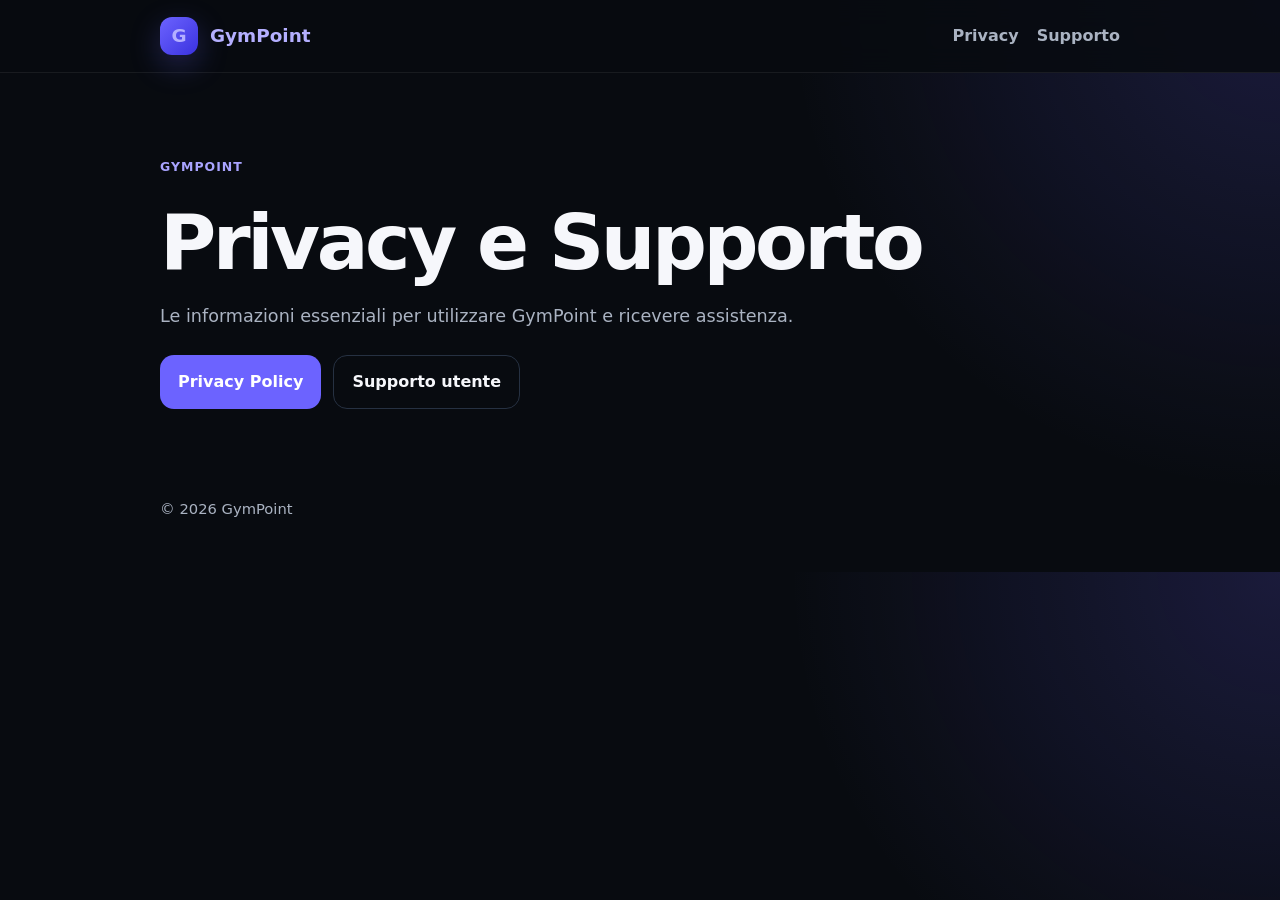
<file: index.html>
<!doctype html>
<html lang="it">
<head>
  <meta charset="utf-8">
  <meta name="viewport" content="width=device-width, initial-scale=1">
  <meta name="description" content="GymPoint — Privacy e Supporto">
  <title>GymPoint</title>
  <link rel="stylesheet" href="styles.css">
</head>
<body>
<header>
  <div class="container nav">
    <a class="brand" href="index.html"><span class="logo">G</span>GymPoint</a>
    <nav>
      <a href="privacy.html">Privacy</a>
      <a href="support.html">Supporto</a>
    </nav>
  </div>
</header>
<main class="container">
  <section class="hero">
    <div class="eyebrow">GymPoint</div>
    <h1>Privacy e Supporto</h1>
    <p class="lead">Le informazioni essenziali per utilizzare GymPoint e ricevere assistenza.</p>
    <div class="actions">
      <a class="button" href="privacy.html">Privacy Policy</a>
      <a class="button secondary" href="support.html">Supporto utente</a>
    </div>
  </section>
</main>
<footer>
  <div class="container">© <span id="year"></span> GymPoint</div>
</footer>
<script>document.getElementById('year').textContent = new Date().getFullYear();</script>
</body>
</html>
</file>
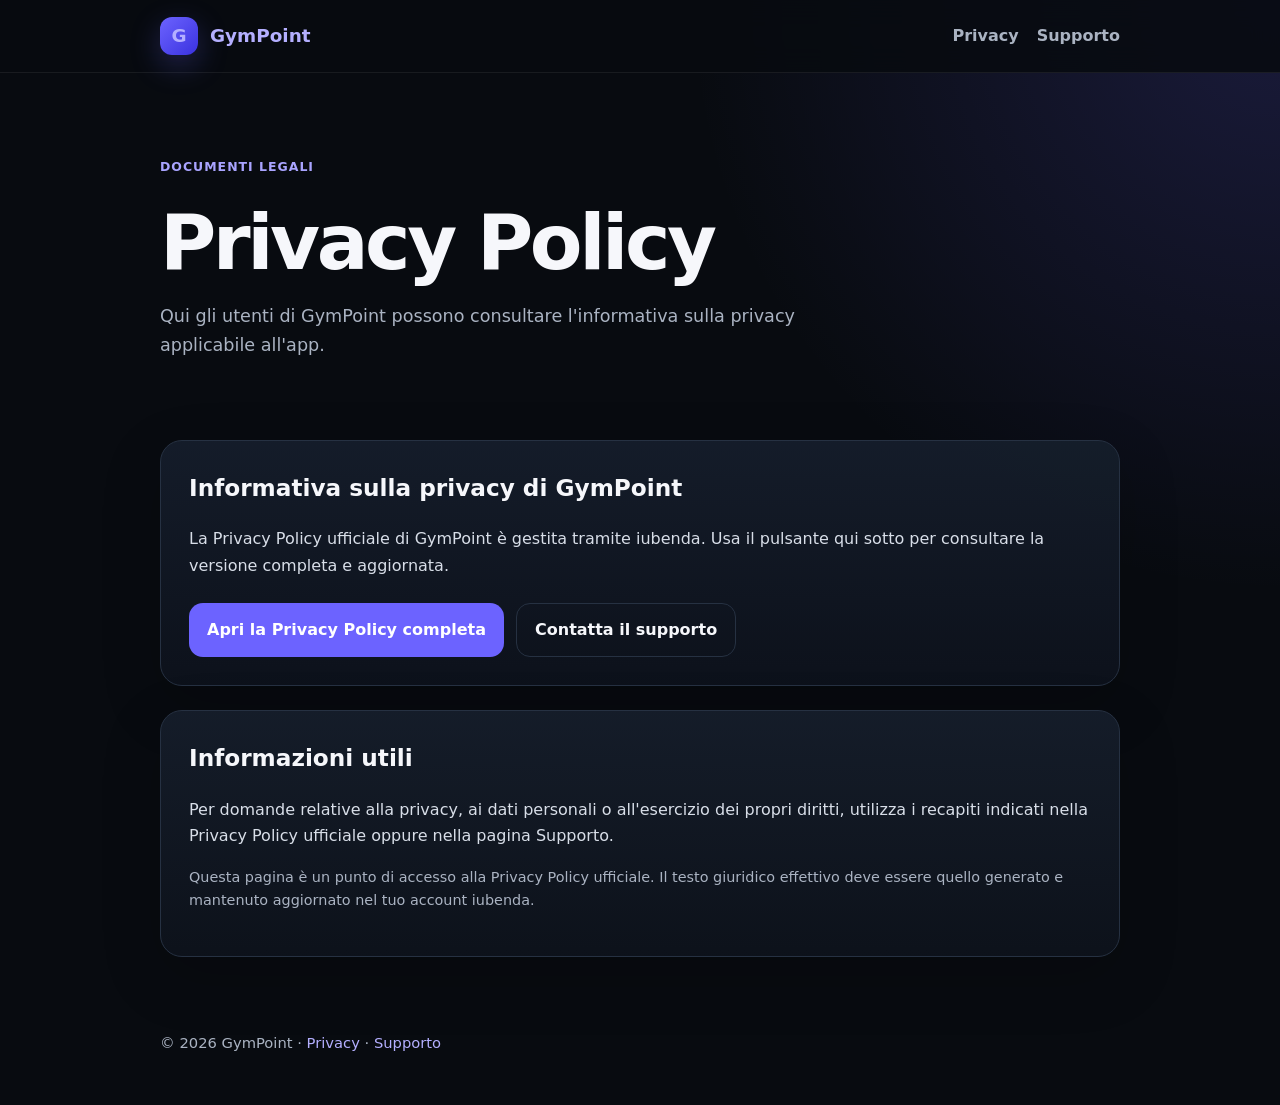
<file: privacy.html>
<!doctype html>
<html lang="it">
<head>
  <meta charset="utf-8">
  <meta name="viewport" content="width=device-width, initial-scale=1">
  <meta name="description" content="Privacy Policy di GymPoint">
  <title>Privacy Policy — GymPoint</title>
  <link rel="stylesheet" href="styles.css">
</head>
<body>
<header>
  <div class="container nav">
    <a class="brand" href="index.html"><span class="logo">G</span>GymPoint</a>
    <nav>
      <a href="privacy.html">Privacy</a>
      <a href="support.html">Supporto</a>
    </nav>
  </div>
</header>

<main class="container">
  <section class="hero">
    <div class="eyebrow">Documenti legali</div>
    <h1>Privacy Policy</h1>
    <p class="lead">Qui gli utenti di GymPoint possono consultare l'informativa sulla privacy applicabile all'app.</p>
  </section>

  <section class="card">
    <h2>Informativa sulla privacy di GymPoint</h2>
    <p>
      La Privacy Policy ufficiale di GymPoint è gestita tramite iubenda.
      Usa il pulsante qui sotto per consultare la versione completa e aggiornata.
    </p>

    <div class="actions">
      <a class="button" href="https://www.iubenda.com/privacy-policy/90897647" target="_blank" rel="noopener noreferrer">
        Apri la Privacy Policy completa
      </a>
      <a class="button secondary" href="support.html">Contatta il supporto</a>
    </div>
  </section>

  <section class="card">
    <h2>Informazioni utili</h2>
    <p>
      Per domande relative alla privacy, ai dati personali o all'esercizio dei propri diritti,
      utilizza i recapiti indicati nella Privacy Policy ufficiale oppure nella pagina Supporto.
    </p>
    <p class="muted small">
      Questa pagina è un punto di accesso alla Privacy Policy ufficiale. Il testo giuridico
      effettivo deve essere quello generato e mantenuto aggiornato nel tuo account iubenda.
    </p>
  </section>
</main>

<footer>
  <div class="container">© <span id="year"></span> GymPoint · <a href="privacy.html">Privacy</a> · <a href="support.html">Supporto</a></div>
</footer>
<script>document.getElementById('year').textContent = new Date().getFullYear();</script>
</body>
</html>
</file>
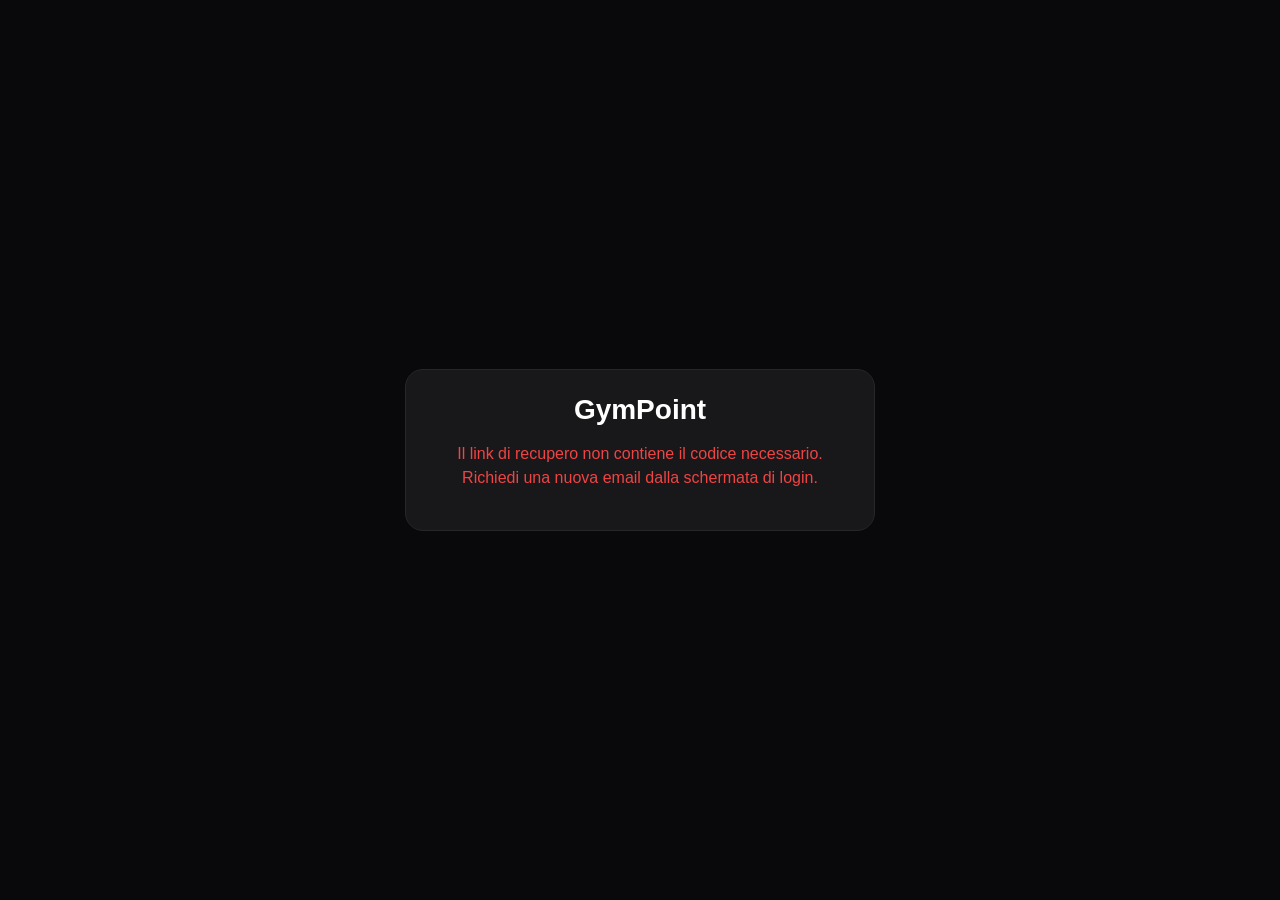
<file: reset-password.html>
<!DOCTYPE html>
<html lang="it">
<head>
  <meta charset="UTF-8" />
  <meta
    name="viewport"
    content="width=device-width, initial-scale=1.0"
  />

  <title>Recupero password - GymPoint</title>

  <style>
    body {
      margin: 0;
      min-height: 100vh;
      padding: 20px;
      box-sizing: border-box;

      display: flex;
      align-items: center;
      justify-content: center;

      background: #09090b;
      color: #fff;
      font-family: Arial, sans-serif;
    }

    .card {
      width: 100%;
      max-width: 420px;
      padding: 24px;

      background: #18181b;
      border: 1px solid #27272a;
      border-radius: 18px;

      text-align: center;
    }

    h1 {
      margin: 0 0 12px;
      font-size: 28px;
    }

    p {
      color: #a1a1aa;
      line-height: 1.5;
    }

    .button {
      display: block;
      margin-top: 22px;
      padding: 15px;

      border-radius: 12px;

      background: #22c55e;
      color: #fff;

      text-decoration: none;
      font-size: 15px;
      font-weight: 800;
    }

    .error {
      color: #ef4444;
    }

    .hint {
      margin-top: 14px;
      color: #71717a;
      font-size: 12px;
    }
  </style>
</head>

<body>

  <div class="card">

    <h1>GymPoint</h1>

    <p id="message">
      Preparazione del recupero password...
    </p>

    <a
      id="openApp"
      class="button"
      href="#"
      style="display:none;"
    >
      APRI GYMPOINT
    </a>

    <p
      id="hint"
      class="hint"
      style="display:none;"
    >
      Dopo aver premuto il pulsante, conferma
      l'apertura di GymPoint.
    </p>

  </div>

  <script>
    const message =
      document.getElementById('message');

    const button =
      document.getElementById('openApp');

    const hint =
      document.getElementById('hint');

    /*
     * Il token viene passato DIRETTAMENTE
     * dal template email Supabase.
     */
    const params =
      new URLSearchParams(
        window.location.search
      );

    const tokenHash =
      params.get('token_hash');

    const type =
      params.get('type') ||
      'recovery';

    if (!tokenHash) {

      message.textContent =
        'Il link di recupero non contiene il codice necessario. Richiedi una nuova email dalla schermata di login.';

      message.className =
        'error';

    } else {

      /*
       * Passiamo token_hash all'app.
       *
       * reset-password.tsx lo verificherà
       * usando:
       *
       * supabase.auth.verifyOtp({
       *   token_hash,
       *   type: 'recovery'
       * })
       */

      const appParams =
        new URLSearchParams();

      appParams.set(
        'token_hash',
        tokenHash
      );

      appParams.set(
        'type',
        type
      );

      const appUrl =
        'gympoint://reset-password?' +
        appParams.toString();

      button.href =
        appUrl;

      button.style.display =
        'block';

      hint.style.display =
        'block';

      message.textContent =
        'Il link è pronto. Premi il pulsante per aprire GymPoint e scegliere una nuova password.';

      /*
       * NON facciamo redirect automatico.
       *
       * Su iOS l'apertura del custom scheme
       * è più affidabile dopo un tap reale.
       */
    }
  </script>

</body>
</html>
</file>
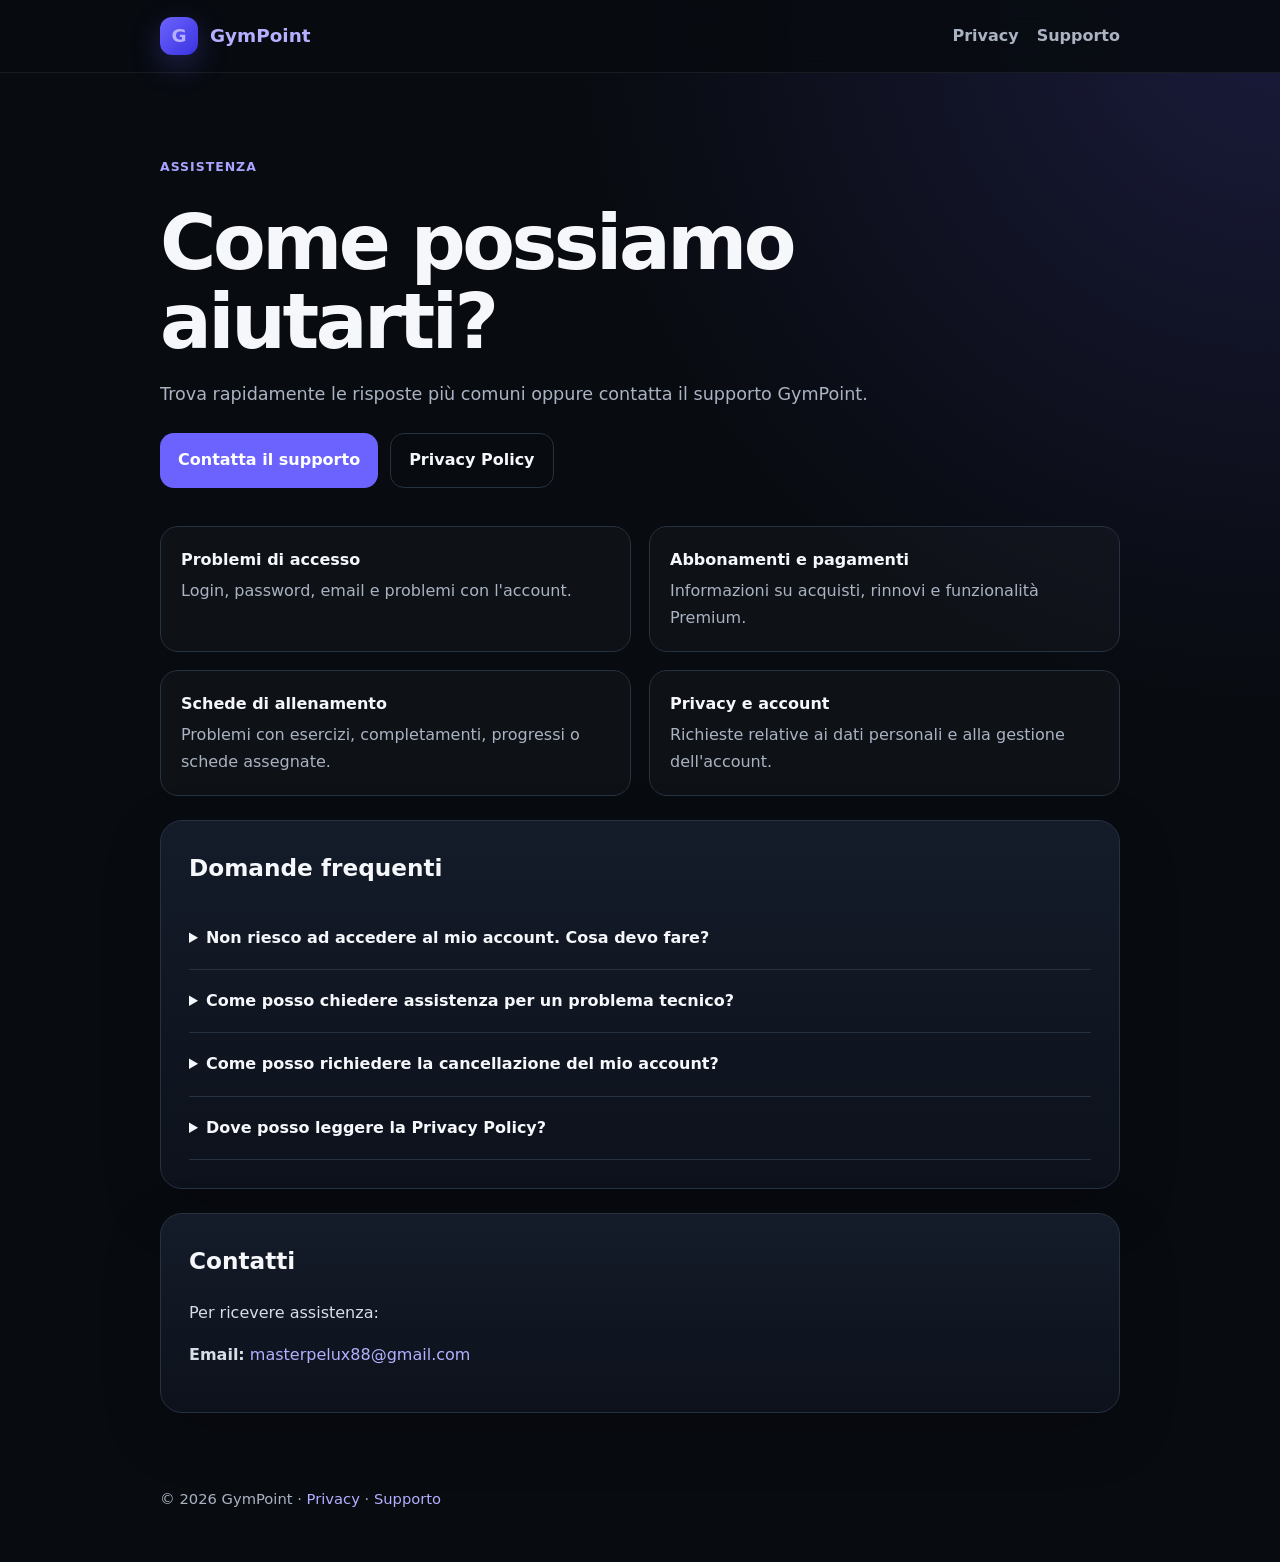
<file: support.html>
<!doctype html>
<html lang="it">
<head>
  <meta charset="utf-8">
  <meta name="viewport" content="width=device-width, initial-scale=1">
  <meta name="description" content="Supporto utente GymPoint">
  <title>Supporto — GymPoint</title>
  <link rel="stylesheet" href="styles.css">
</head>
<body>
<header>
  <div class="container nav">
    <a class="brand" href="index.html"><span class="logo">G</span>GymPoint</a>
    <nav>
      <a href="privacy.html">Privacy</a>
      <a href="support.html">Supporto</a>
    </nav>
  </div>
</header>

<main class="container">
  <section class="hero">
    <div class="eyebrow">Assistenza</div>
    <h1>Come possiamo aiutarti?</h1>
    <p class="lead">Trova rapidamente le risposte più comuni oppure contatta il supporto GymPoint.</p>
    <div class="actions">
      <a class="button" href="mailto:masterpelux88@gmail.com?subject=Supporto%20GymPoint">Contatta il supporto</a>
      <a class="button secondary" href="privacy.html">Privacy Policy</a>
    </div>
  </section>

  <section class="grid">
    <div class="item">
      <strong>Problemi di accesso</strong>
      <span class="muted">Login, password, email e problemi con l'account.</span>
    </div>
    <div class="item">
      <strong>Abbonamenti e pagamenti</strong>
      <span class="muted">Informazioni su acquisti, rinnovi e funzionalità Premium.</span>
    </div>
    <div class="item">
      <strong>Schede di allenamento</strong>
      <span class="muted">Problemi con esercizi, completamenti, progressi o schede assegnate.</span>
    </div>
    <div class="item">
      <strong>Privacy e account</strong>
      <span class="muted">Richieste relative ai dati personali e alla gestione dell'account.</span>
    </div>
  </section>

  <section class="card">
    <h2>Domande frequenti</h2>

    <details>
      <summary>Non riesco ad accedere al mio account. Cosa devo fare?</summary>
      <p>Controlla email e password e prova nuovamente. Se il problema continua, contatta il supporto indicando l'email associata all'account e una breve descrizione dell'errore. Non inviare mai la tua password.</p>
    </details>

    <details>
      <summary>Come posso chiedere assistenza per un problema tecnico?</summary>
      <p>Scrivi al supporto indicando dispositivo, versione del sistema operativo, versione dell'app e passaggi che causano il problema. Se possibile, allega uno screenshot dell'errore.</p>
    </details>

    <details>
      <summary>Come posso richiedere la cancellazione del mio account?</summary>
      <p>Dalla sezione "FAQ E SUPPORTO" puoi richiedere l'eliminazione del tuo account. In alternativa, contatta il supporto dall'indirizzo email associato al tuo account chiedendo la cancellazione. La richiesta sarà gestita secondo l'informativa sulla privacy applicabile.</p>
    </details>

    <details>
      <summary>Dove posso leggere la Privacy Policy?</summary>
      <p>Puoi accedere alla pagina <a href="privacy.html">Privacy Policy</a>, che rimanda al documento ufficiale e aggiornato.</p>
    </details>
  </section>

  <section class="card">
    <h2>Contatti</h2>
    <p>Per ricevere assistenza:</p>
    <p><strong>Email:</strong> <a href="mailto:INSERISCI_EMAIL_SUPPORTO">masterpelux88@gmail.com</a></p>
  </section>
</main>

<footer>
  <div class="container">© <span id="year"></span> GymPoint · <a href="privacy.html">Privacy</a> · <a href="support.html">Supporto</a></div>
</footer>
<script>document.getElementById('year').textContent = new Date().getFullYear();</script>
</body>
</html>
</file>
<file: styles.css>
:root{
  --bg:#080b10;
  --panel:#111722;
  --panel2:#151d2a;
  --text:#f6f7fb;
  --muted:#aab3c2;
  --accent:#6c63ff;
  --accent2:#8a84ff;
  --line:#263142;
  --ok:#43d18d;
}
*{box-sizing:border-box}
html{scroll-behavior:smooth}
body{
  margin:0;
  font-family:Inter,ui-sans-serif,system-ui,-apple-system,BlinkMacSystemFont,"Segoe UI",sans-serif;
  color:var(--text);
  background:
    radial-gradient(circle at top right, rgba(108,99,255,.18), transparent 35%),
    var(--bg);
  line-height:1.65;
}
a{color:#b4afff;text-decoration:none}
a:hover{text-decoration:underline}
.container{width:min(960px,calc(100% - 32px));margin:auto}
header{
  position:sticky;top:0;z-index:10;
  border-bottom:1px solid rgba(255,255,255,.07);
  background:rgba(8,11,16,.86);
  backdrop-filter:blur(14px);
}
.nav{
  min-height:72px;display:flex;align-items:center;justify-content:space-between;gap:16px
}
.brand{display:flex;align-items:center;gap:12px;font-weight:800;font-size:1.15rem}
.logo{
  width:38px;height:38px;border-radius:12px;
  display:grid;place-items:center;
  background:linear-gradient(135deg,var(--accent),#3a32df);
  box-shadow:0 10px 30px rgba(108,99,255,.28);
  font-weight:900
}
nav{display:flex;gap:18px;flex-wrap:wrap}
nav a{color:var(--muted);font-weight:600}
.hero{padding:84px 0 38px}
.eyebrow{color:#a9a4ff;font-weight:800;letter-spacing:.08em;text-transform:uppercase;font-size:.78rem}
h1{font-size:clamp(2.35rem,7vw,4.8rem);line-height:1.02;margin:.35em 0 .25em;letter-spacing:-.045em}
.lead{font-size:1.1rem;color:var(--muted);max-width:720px}
.card{
  margin:24px 0;padding:28px;border:1px solid var(--line);border-radius:22px;
  background:linear-gradient(180deg,rgba(21,29,42,.96),rgba(13,18,27,.96));
  box-shadow:0 20px 60px rgba(0,0,0,.18)
}
h2{font-size:1.45rem;margin-top:0}
h3{font-size:1.05rem;margin-top:1.6rem}
p,li{color:#d8dee8}
.muted{color:var(--muted)}
.button{
  display:inline-flex;align-items:center;justify-content:center;
  padding:13px 18px;border-radius:14px;background:var(--accent);color:white;
  font-weight:800;text-decoration:none;border:0
}
.button:hover{background:var(--accent2);text-decoration:none}
.button.secondary{background:transparent;border:1px solid var(--line);color:var(--text)}
.actions{display:flex;gap:12px;flex-wrap:wrap;margin-top:24px}
.notice{
  padding:16px 18px;border-left:4px solid var(--accent);
  background:rgba(108,99,255,.10);border-radius:12px
}
.grid{display:grid;grid-template-columns:repeat(2,minmax(0,1fr));gap:18px}
.item{
  padding:20px;border:1px solid var(--line);border-radius:18px;background:rgba(255,255,255,.025)
}
.item strong{display:block;margin-bottom:5px}
details{
  padding:18px 0;border-bottom:1px solid var(--line)
}
summary{cursor:pointer;font-weight:750}
label{display:block;margin:14px 0 7px;font-weight:700}
input,textarea,select{
  width:100%;padding:13px 14px;border-radius:12px;border:1px solid var(--line);
  background:#0c1119;color:var(--text);font:inherit
}
textarea{min-height:150px;resize:vertical}
footer{padding:50px 0;color:var(--muted);font-size:.92rem}
.small{font-size:.9rem}
@media (max-width:700px){
  .nav{align-items:flex-start;padding:16px 0;flex-direction:column}
  .hero{padding-top:52px}
  .grid{grid-template-columns:1fr}
  .card{padding:20px}
}
</file>
